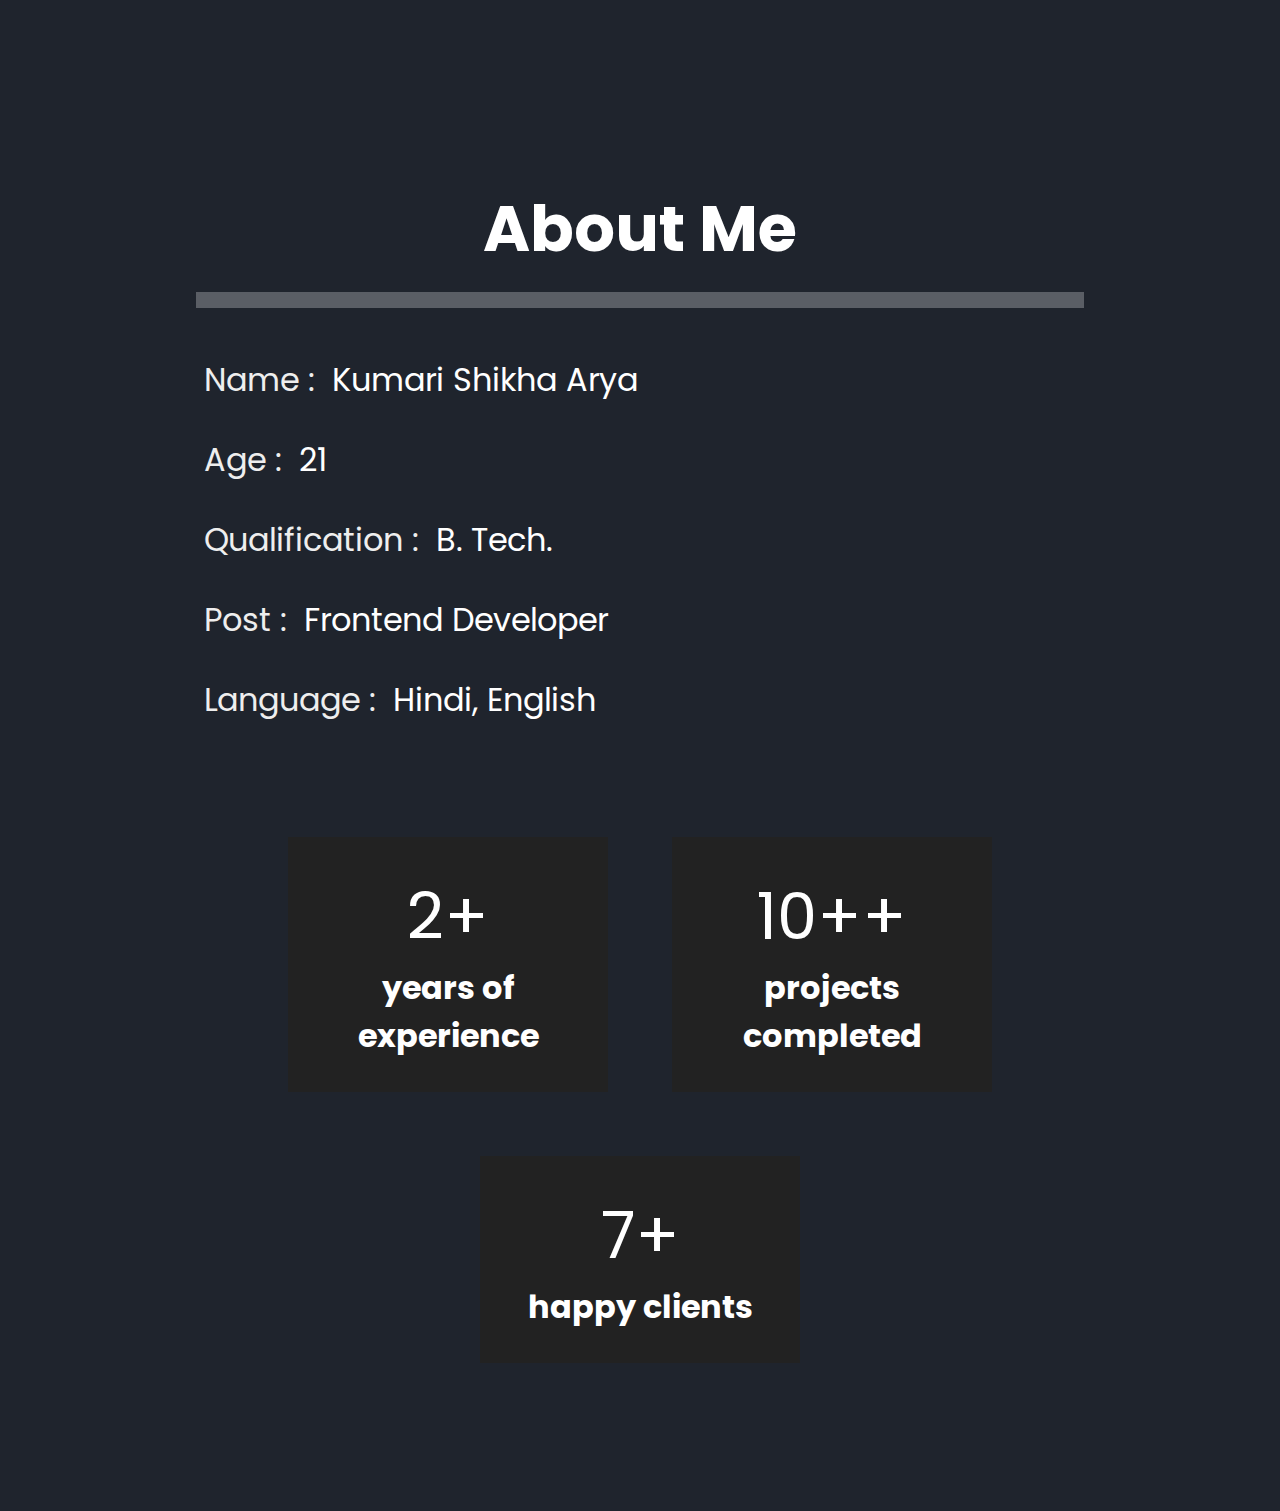
<file: about.html>
<!DOCTYPE html>
<html lang="en">

<head>
    <meta charset="UTF-8">
    <meta name="viewport" content="width=device-width, initial-scale=1.0">
    <title>About Me</title>
    <link href='https://unpkg.com/boxicons@2.1.4/css/boxicons.min.css' rel='stylesheet'>
    <link rel="stylesheet" href="about.css">
</head>

<body>

    <header class="header-1">
        <a href="#" class="logo">Portfolio</a>

        <nav class="navbar">
            <a href="index.html" style="--i:1" class="active">Home</a>
            <a href="about.html" style="--i:2">About Me</a>
            <a href="skills.html" style="--i:3">Skills</a>
            <a href="contact.html" style="--i:5">Contact</a>
        </nav>

        
     
        <section class="about" id="about">

            <h1 class="heading"><span>About</span> Me</h1>
            <div class="row">
                <div class="info">
                    <h3><span>Name : </span> Kumari Shikha Arya</h3>
                    <h3><span>Age : </span> 21</h3>
                    <h3><span>Qualification : </span> B. Tech.</h3>
                    <h3><span>Post : </span> Frontend Developer</h3>
                    <h3><span>Language : </span> Hindi, English</h3>
                    <a href="resume.pdf" class="btn">Download Resume</a>

                </div>

                <div class="counter">
                    <div class="box">
                        <span>2+</span>
                        <h3>years of experience</h3>
                    </div>

                    <div class="box">
                        <span>10++</span>
                        <h3>projects completed</h3>
                    </div>

                    <div class="box">
                        <span>7+</span>
                        <h3>happy clients</h3>
                    </div>
                </div>

            </div>

        </section>

           



        </div>
    </header>
</file>
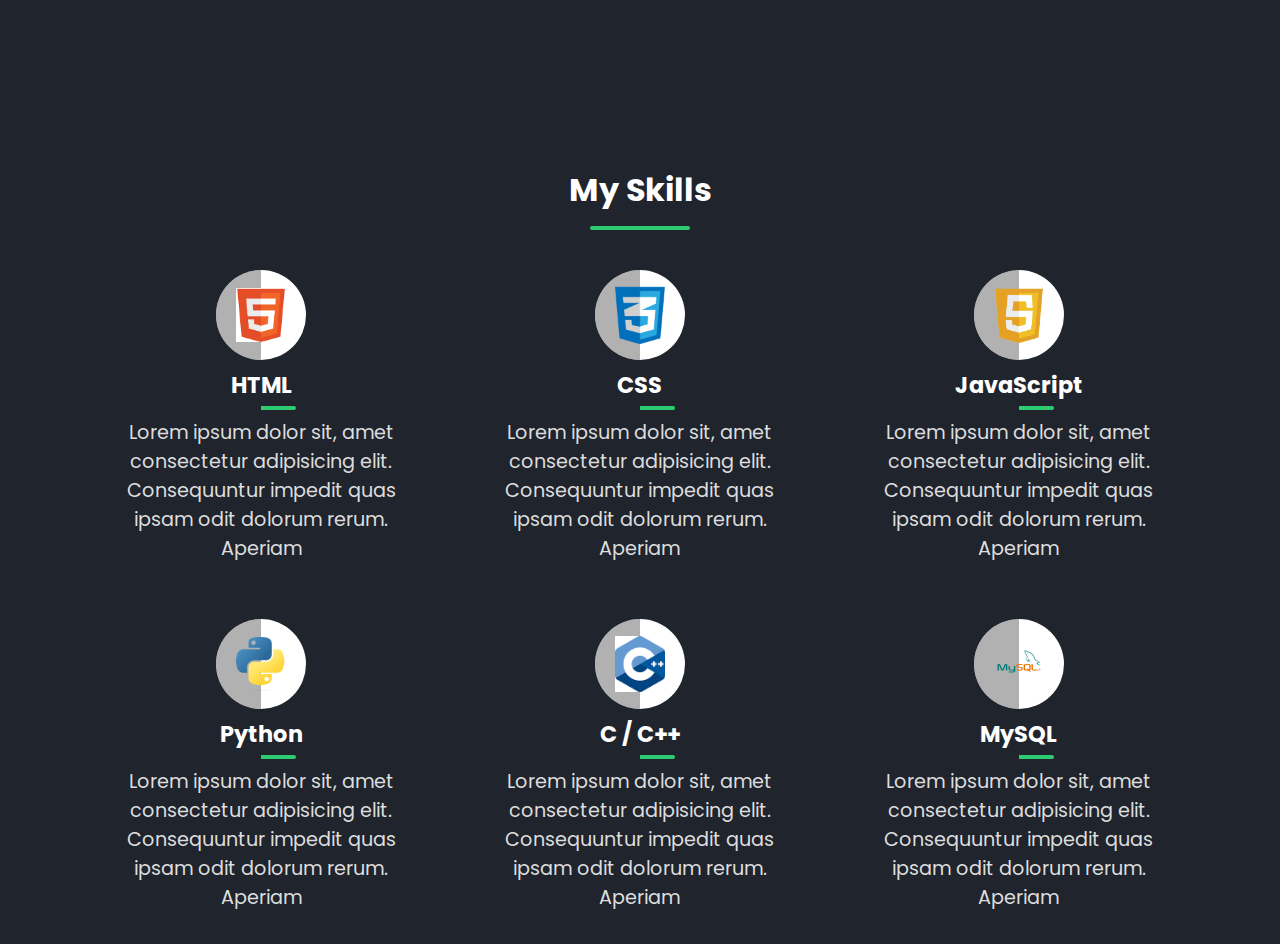
<file: skills.html>
<!DOCTYPE html>
<html lang="en">

<head>
    <meta charset="UTF-8">
    <meta name="viewport" content="width=device-width, initial-scale=1.0">
    <title>Skills</title>
    <link href='https://unpkg.com/boxicons@2.1.4/css/boxicons.min.css' rel='stylesheet'>
    <link rel="stylesheet" href="skills.css">
</head>

<body>

    <header class="header-1">
        <a href="#" class="logo">Portfolio</a>

        <nav class="navbar">
            <a href="index.html" style="--i:1" class="active">Home</a>
            <a href="about.html" style="--i:2">About Me</a>
            <a href="skills.html" style="--i:3">Skills</a>
            <a href="contact.html" style="--i:5">Contact</a>
        </nav>
    </header>


    <div class="inner">
        <div class="header">
            <h1>My Skills</h1>
        </div>

        <div class="container">
            <div class="skill-box">
                <div class="skill-title">
                    <div class="img">
                        <img src="html.png" class="skill-icon">
                    </div>
                    <h3>HTML</h3>
                </div>
                <p>Lorem ipsum dolor sit, amet consectetur adipisicing elit. Consequuntur impedit quas ipsam odit
                    dolorum rerum. Aperiam</p>
            </div>

            <div class="skill-box">
                <div class="skill-title">
                    <div class="img">
                        <img src="css.png" class="skill-icon">
                    </div>
                    <h3>CSS</h3>
                </div>
                <p>Lorem ipsum dolor sit, amet consectetur adipisicing elit. Consequuntur impedit quas ipsam odit
                    dolorum rerum. Aperiam</p>
            </div>

            <div class="skill-box">
                <div class="skill-title">
                    <div class="img">
                        <img src="js.png" class="skill-icon">
                    </div>
                    <h3>JavaScript</h3>
                </div>
                <p>Lorem ipsum dolor sit, amet consectetur adipisicing elit. Consequuntur impedit quas ipsam odit
                    dolorum rerum. Aperiam</p>
            </div>

            <div class="skill-box">
                <div class="skill-title">
                    <div class="img">
                        <img src="python.png" class="skill-icon">
                    </div>
                    <h3>Python</h3>
                </div>
                <p>Lorem ipsum dolor sit, amet consectetur adipisicing elit. Consequuntur impedit quas ipsam odit
                    dolorum rerum. Aperiam</p>
            </div>

            <div class="skill-box">
                <div class="skill-title">
                    <div class="img">
                        <img src="c++.png" class="skill-icon">
                    </div>
                    <h3>C / C++</h3>
                </div>
                <p>Lorem ipsum dolor sit, amet consectetur adipisicing elit. Consequuntur impedit quas ipsam odit
                    dolorum rerum. Aperiam</p>
            </div>

            <div class="skill-box">
                <div class="skill-title">
                    <div class="img">
                        <img src="sql.png" class="skill-icon">
                    </div>
                    <h3>MySQL</h3>
                </div>
                <p>Lorem ipsum dolor sit, amet consectetur adipisicing elit. Consequuntur impedit quas ipsam odit
                    dolorum rerum. Aperiam</p>
            </div>
        </div>

    </div>

    </header>
</file>
<file: about.css>
@import url('https://fonts.googleapis.com/css2?family=Poppins:wght@300;400;500;600;700;800;900&display=swap');
* {
    margin: 0;
    padding: 0;
    box-sizing: border-box;
    font-family: 'Poppins', sans-serif;
}

body {
    background: #1f242d;
    color: #fff;
}

*::selection {
    background: #0ef;
    color: #1f242d;
}

.header{
    position: fixed;
    top: 0;
    left: 0;
    width: 100%;
    padding: 20px 10%;
    background: transparent;
    display: flex;
    justify-content: space-between;
    align-items: center;
    z-index: 100;
}

.logo{
    font-size: 25px;
    color: #fff;
    text-decoration: none;
    font-weight: 600;
    cursor: default;
    opacity: 0;
    animation: slideRight 1s ease forwards;
}

.navbar a{
    display: inline-block;
    font-size: 18px;
    color: #fff;
    text-decoration: none;
    font-weight: 500;
    margin-left: 35px;
    transition: .3s;
    opacity: 0;
    animation: slideTop .5s ease forwards;
    animation-delay: calc(.2s * var(--i));
}

.navbar a:hover,
.navbar a.active{
      color: #0ef;
}

@keyframes slideRight{
    0%{
        transform: translateX(-100px);
        opacity: 0;
    }

    100%{
        transform: translateX(0);
        opacity: 1;
    }
}

@keyframes slideTop{
    0%{
        transform: translateY(100px);
        opacity: 0;
    }

    100%{
        transform: translateX(0);
        opacity: 1;
    }
}


section{
    margin: 100px;
}

.heading{
    text-align: center;
    margin: 0 6rem;
    font-size: 4rem;
    padding: 1rem;
    border-bottom: 1rem solid #fff4;
    color: #fff;
}

.heading span{
    color: var(--yellow);
}

.about .row{
    display: flex;
    align-items: center;
    justify-content: center;
    flex-wrap: wrap;
    padding: 1rem 0;
}

.about .row .info{
    flex: 1 1 48rem;
    padding: 1rem 2rem;
    padding-left: 6rem;
}

.about .row .info h3{
    font-size: 2rem;
    color: var(--yellow);
    padding: 1rem 0;
    font-weight: normal;
}

.about .row .info h3 span{
    color: #eee;
    padding: 0 0.5rem;
}

.about .row .counter{
    flex: 1 1 48rem;
    display: flex;
    align-items: center;
    justify-content: center;
    flex-wrap: wrap;
}

.about .row .counter .box{
    width: 20rem;
    background: #222;
    text-align: center;
    padding: 2rem;
    margin: 2rem;
}

.about .row .counter .box span{
    font-size: 4rem;
    color: var(--yellow);
}

.about .row .counter .box h3{
    font-size: 2rem;
    color: #fff;
}


.btn{
    display: inline-block;
    padding: 12px 28px;
    background: #0ef;
    border-radius: 40px;
    box-shadow: 0 0 10px #0ef;
    font-size: 16px;
    color: #1f242d;
    letter-spacing: 1px;
    text-decoration: none;
    font-weight: 600;
    opacity: 0;
    animation: slideTop 1s ease forwards;
    animation-delay: 2s;
}

@media (max-width:400px){
    header-1{
        width: 100vw;
    }

    .heading{
        margin: 0 3rem;
    }

    .about .row .counter .box{
        width: 100%;
    }
}
</file>
<file: skills.css>
@import url('https://fonts.googleapis.com/css2?family=Poppins:wght@300;400;500;600;700;800;900&display=swap');
* {
    margin: 0;
    padding: 0;
    box-sizing: border-box;
    font-family: 'Poppins', sans-serif;
}

body {
    background: #1f242d;
    color: #fff;
}

*::selection {
    background: #0ef;
    color: #1f242d;
}

.header-1{
    position: fixed;
    top: 0;
    left: 0;
    width: 100%;
    padding: 20px 10%;
    background: transparent;
    display: flex;
    justify-content: space-between;
    align-items: center;
    z-index: 100;
}

.logo{
    font-size: 25px;
    color: #fff;
    text-decoration: none;
    font-weight: 600;
    cursor: default;
    opacity: 0;
    animation: slideRight 1s ease forwards;
}

.navbar a{
    display: inline-block;
    font-size: 18px;
    color: #fff;
    text-decoration: none;
    font-weight: 500;
    margin-left: 35px;
    transition: .3s;
    opacity: 0;
    animation: slideTop .5s ease forwards;
    animation-delay: calc(.2s * var(--i));
}

.navbar a:hover,
.navbar a.active{
      color: #0ef;
}

@keyframes slideRight{
    0%{
        transform: translateX(-100px);
        opacity: 0;
    }

    100%{
        transform: translateX(0);
        opacity: 1;
    }
}

@keyframes slideTop{
    0%{
        transform: translateY(100px);
        opacity: 0;
    }

    100%{
        transform: translateX(0);
        opacity: 1;
    }
}


.inner{
    padding-top: 150px;
}

.header{
    text-align: center;
    color: #fff;
    padding: 1rem;
    position: relative;
}

.header::after{
    content: '';
    position: absolute;
    bottom: 0;
    left: 50%;
    transform: translateX(-50%);
    height: 4px;
    width: 100px;
    background-color: #2ecc71;
    border-radius: 2px;
}

.container{
    display: grid;
    grid-template-columns: repeat(3, 1fr);
    justify-content: center;
    align-items: center;
    text-align: center;
    grid-gap: 1rem;
    padding: 1rem 80px;
    font-size: 1.2rem;
}

.skill-box{
    padding: 1rem;
    color: #ddd;
    cursor: pointer;
}

.skill-box:hover > .skill-box::after, .skill-box:hover > .skill-box::before{
    width: 35px;
}

.skill-box:hover .img{
    transform: translateY(-10px);
}

.skill-title{
    display: flex;
    flex-direction: column;
    align-items: center;
    padding: 0.5rem;
    margin-bottom: 0.5rem;
    position: relative;
}

.skill-title:after{
    content: '';
    position: absolute;
    bottom: 0;
    right: 50%;
    width: 0;
    height: 4px;
    border-radius: 2px 0 0 2px;
    background-color: #2ecc71;
    transition: .5s;
}

.skill-title:before{
    content: '';
    position: absolute;
    bottom: 0;
    left: 50%;
    width: 35px;
    height: 4px;
    border-radius: 0 2px 2px 0;
    background-color: #2ecc71;
    transition: .5s;
}

.skill-title h3{
    color: #fff;
    margin-top: 0.5rem;
}

.img{
    width: 90px;
    height: 90px;
    position: relative;
    border-radius: 45px;
    background-color: #fff;
    display: flex;
    justify-content: center;
    align-items: center;
    transition: .5s;
}

.img:after{
    content: '';
    position: absolute;
    top: 0;
    left: 0;
    width: 50%;
    height: 90px;
    background: rgba(100, 100, 100, 0.5);
    border-radius: 45px 0 0 45px;
}

.skill-icon{
    width: 50px;
    z-index: 2;
}

@media screen and (max-width:990px) {
    .container{
        grid-template-columns: repeat(2, 1fr);
        padding: 2rem 50px;
    }
    
}

@media screen and (max-width:650px) {
    .container{
        grid-template-columns: 1fr;
        padding: 2rem 50px;
    }
    
}
</file>
